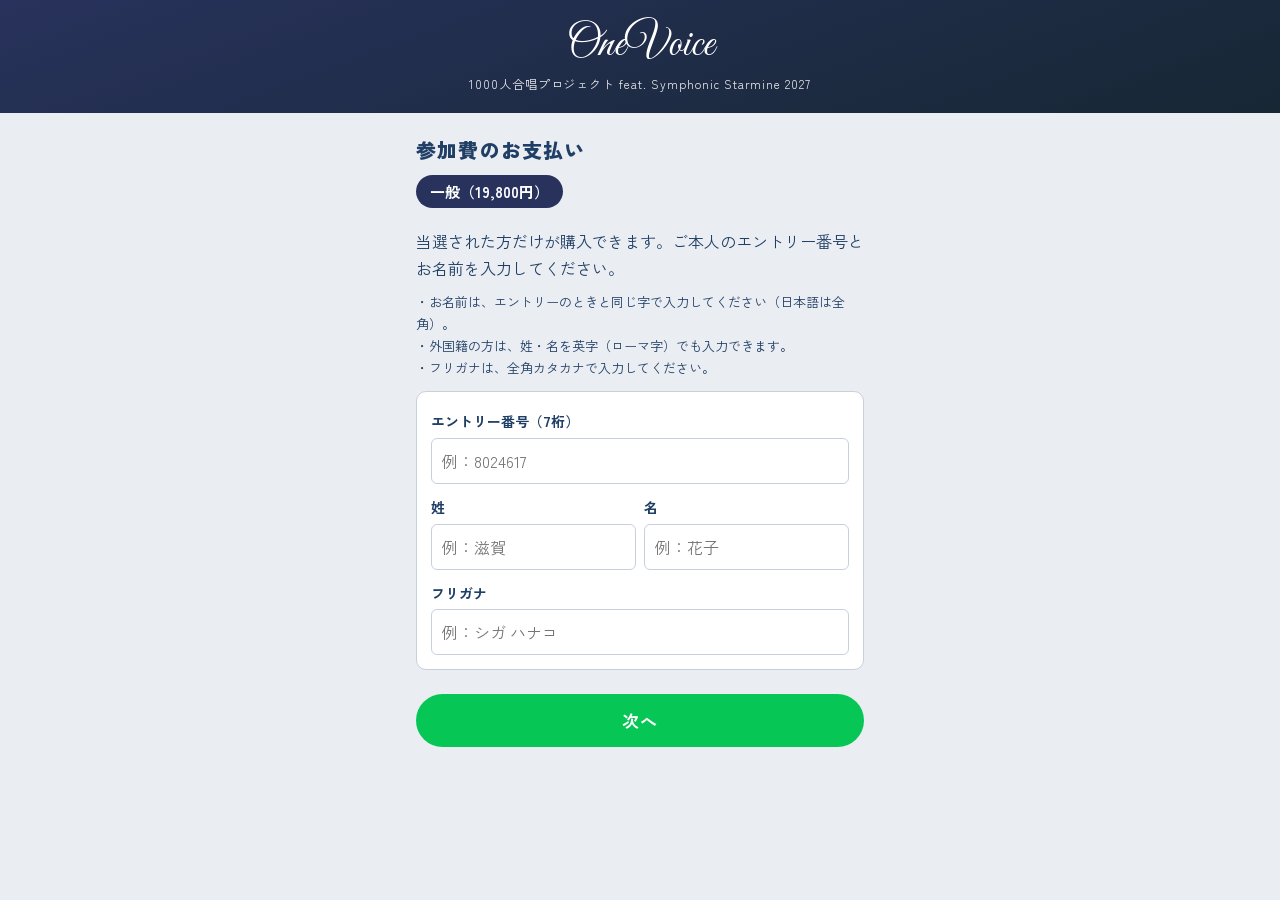
<file: payment-preview/ippan-kounyu.html>
<!DOCTYPE html>
<html lang="ja">
<head>
<meta charset="utf-8">
<meta name="viewport" content="width=device-width, initial-scale=1">
<meta name="robots" content="noindex">
<title>ONE VOICE 2027 参加費のお支払い（一般）</title>
<link rel="preconnect" href="https://fonts.googleapis.com">
<link rel="preconnect" href="https://fonts.gstatic.com" crossorigin>
<link rel="stylesheet" href="https://fonts.googleapis.com/css2?family=Great+Vibes&family=Zen+Kaku+Gothic+New:wght@400;500;700;900&display=swap">
<link rel="stylesheet" href="style.css">
</head>
<body>
<header class="top">
<div class="logo">OneVoice</div>
<div class="sub">1000人合唱プロジェクト feat. Symphonic Starmine 2027</div>
</header>
<main class="wrap hidden" id="main">
<h1>参加費のお支払い</h1>
<div class="kind">一般（19,800円・1枚）</div>
<div class="ok">確認できました。<br><span id="who"></span></div>
<p>下記リンクから参加費のお支払いをお願いいたします。</p>
<div id="ticketme">
<!-- ===== ここにチケミーのタグ（一般用）を貼る ===== -->
<form action="https://ticketme.io/api/common/referralToken/redirect" method="post">
<input type="submit" value="申し込み" />
<input name="token" type="hidden" value="bfa920fd-04bc-4be6-9549-a90bfc1e6df6" />
</form>
<!-- ===== ここまで ===== -->
</div>
</main>
<script src="app.js"></script>
<script>initBuy('ippan');</script>
</body>
</html>
</file>
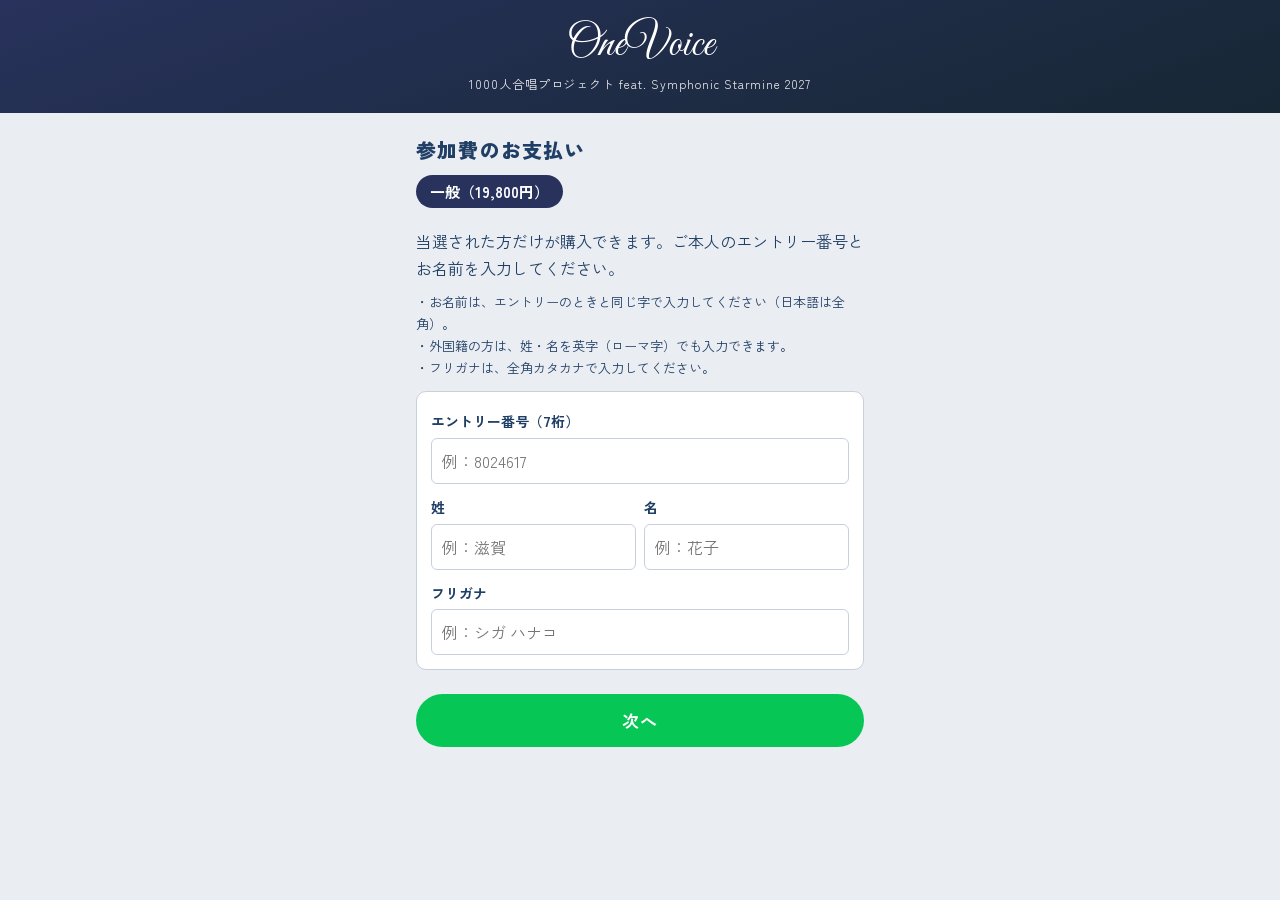
<file: payment-preview/ippan.html>
<!DOCTYPE html>
<html lang="ja">
<head>
<meta charset="utf-8">
<meta name="viewport" content="width=device-width, initial-scale=1">
<meta name="robots" content="noindex">
<title>ONE VOICE 2027 参加費のお支払い（一般）</title>
<link rel="preconnect" href="https://fonts.googleapis.com">
<link rel="preconnect" href="https://fonts.gstatic.com" crossorigin>
<link rel="stylesheet" href="https://fonts.googleapis.com/css2?family=Great+Vibes&family=Zen+Kaku+Gothic+New:wght@400;500;700;900&display=swap">
<link rel="stylesheet" href="style.css">
</head>
<body>
<header class="top">
<div class="logo">OneVoice</div>
<div class="sub">1000人合唱プロジェクト feat. Symphonic Starmine 2027</div>
</header>
<main class="wrap">
<h1>参加費のお支払い</h1>
<div class="kind">一般（19,800円）</div>
<p>当選された方だけが購入できます。ご本人のエントリー番号とお名前を入力してください。</p>
<form id="form" novalidate>
<p class="note">・お名前は、エントリーのときと同じ字で入力してください（日本語は全角）。<br>・外国籍の方は、姓・名を英字（ローマ字）でも入力できます。<br>・フリガナは、全角カタカナで入力してください。</p>
<div id="people"></div>
<div id="error" class="error hidden"></div>
<button type="submit" id="btn">次へ</button>
</form>
</main>
<script src="app.js"></script>
<script>initEntry('ippan');</script>
</body>
</html>
</file>
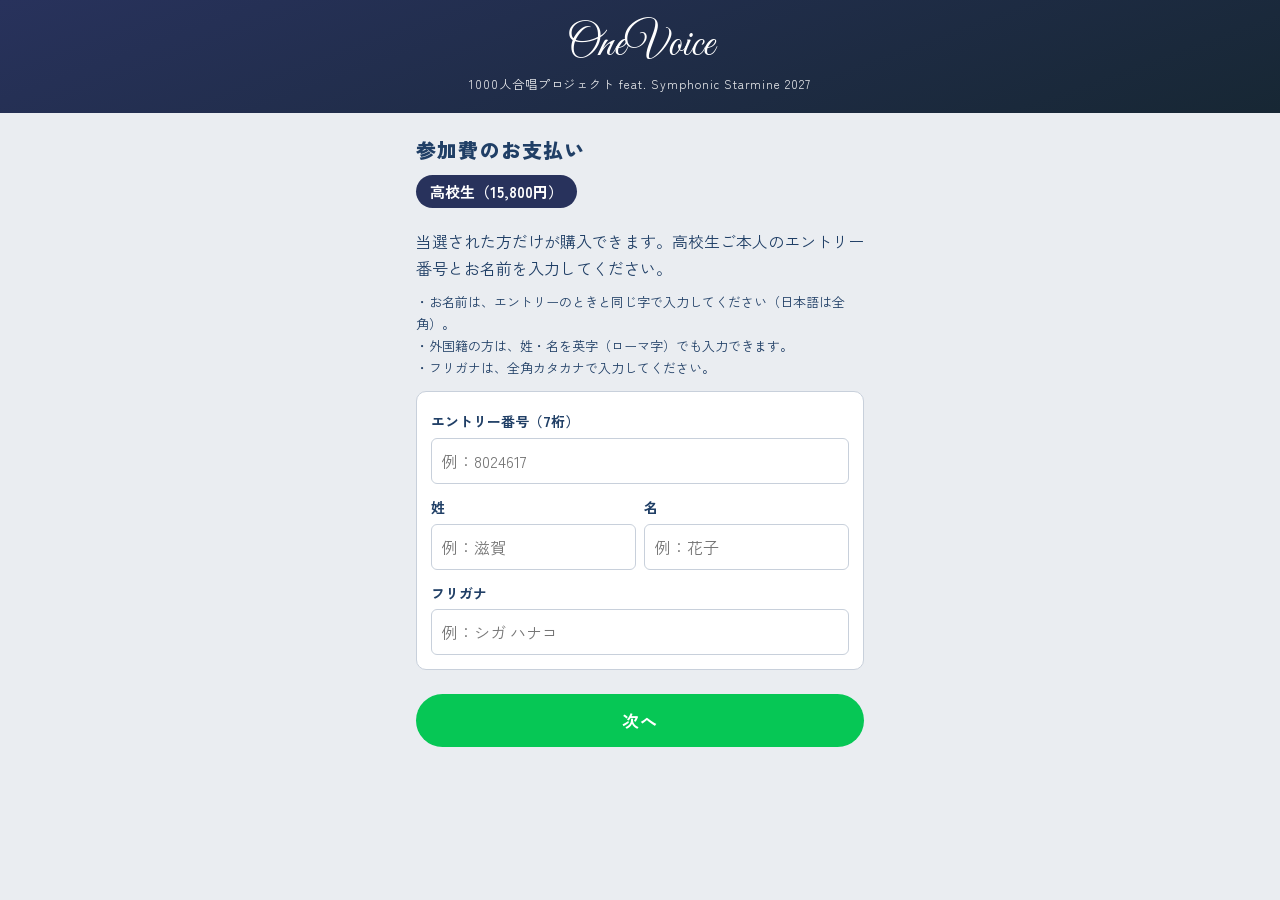
<file: payment-preview/koukousei-kounyu.html>
<!DOCTYPE html>
<html lang="ja">
<head>
<meta charset="utf-8">
<meta name="viewport" content="width=device-width, initial-scale=1">
<meta name="robots" content="noindex">
<title>ONE VOICE 2027 参加費のお支払い（高校生）</title>
<link rel="preconnect" href="https://fonts.googleapis.com">
<link rel="preconnect" href="https://fonts.gstatic.com" crossorigin>
<link rel="stylesheet" href="https://fonts.googleapis.com/css2?family=Great+Vibes&family=Zen+Kaku+Gothic+New:wght@400;500;700;900&display=swap">
<link rel="stylesheet" href="style.css">
</head>
<body>
<header class="top">
<div class="logo">OneVoice</div>
<div class="sub">1000人合唱プロジェクト feat. Symphonic Starmine 2027</div>
</header>
<main class="wrap hidden" id="main">
<h1>参加費のお支払い</h1>
<div class="kind">高校生（15,800円・1枚）</div>
<div class="ok">確認できました。<br><span id="who"></span></div>
<p>下記リンクから参加費のお支払いをお願いいたします。</p>
<div id="ticketme">
<!-- ===== ここにチケミーのタグ（高校生用）を貼る ===== -->
<form action="https://ticketme.io/api/common/referralToken/redirect" method="post">
<input type="submit" value="申し込み" />
<input name="token" type="hidden" value="a4d8422c-1293-4d8a-9ee5-3245e865d476" />
</form>
<!-- ===== ここまで ===== -->
</div>
</main>
<script src="app.js"></script>
<script>initBuy('koukousei');</script>
</body>
</html>
</file>
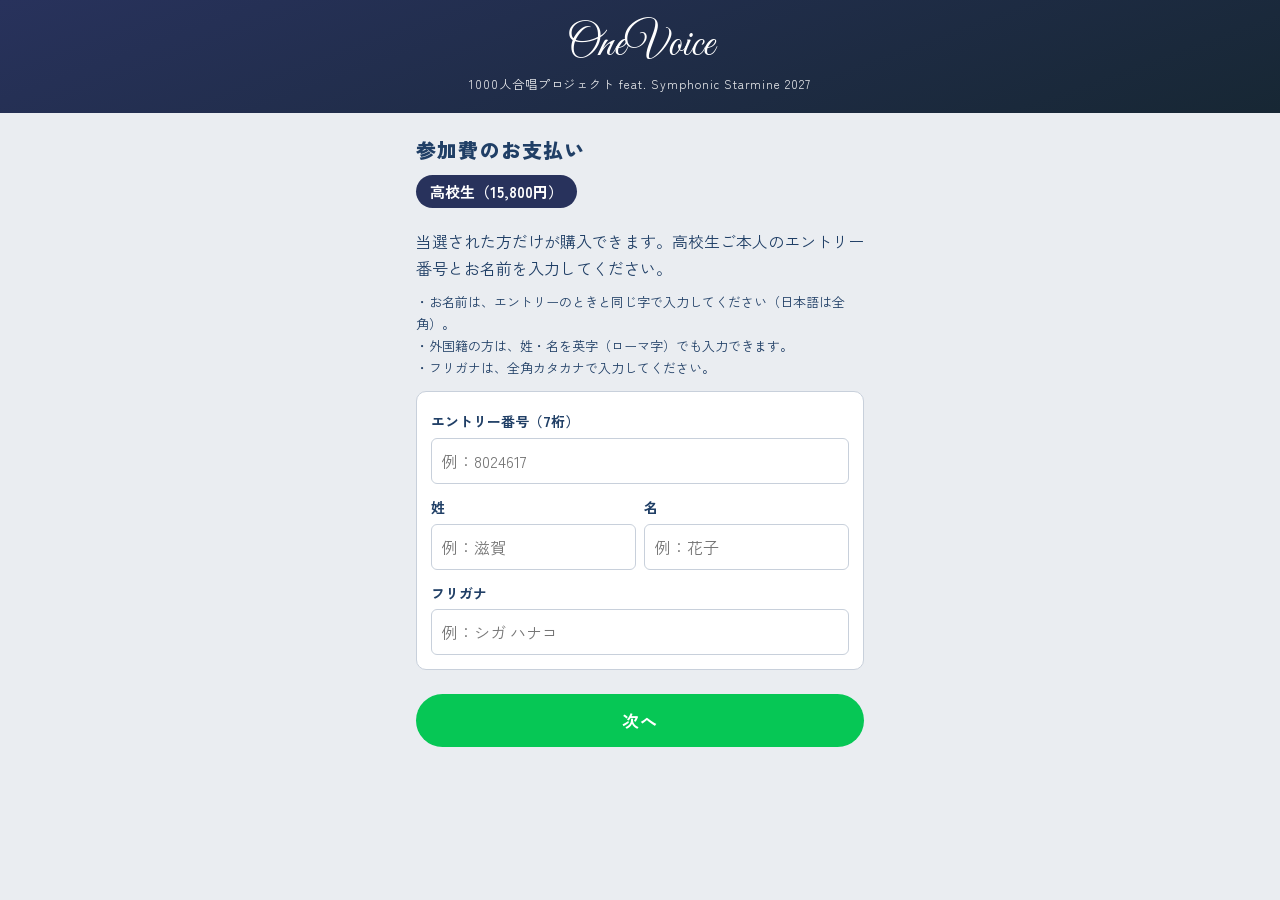
<file: payment-preview/koukousei.html>
<!DOCTYPE html>
<html lang="ja">
<head>
<meta charset="utf-8">
<meta name="viewport" content="width=device-width, initial-scale=1">
<meta name="robots" content="noindex">
<title>ONE VOICE 2027 参加費のお支払い（高校生）</title>
<link rel="preconnect" href="https://fonts.googleapis.com">
<link rel="preconnect" href="https://fonts.gstatic.com" crossorigin>
<link rel="stylesheet" href="https://fonts.googleapis.com/css2?family=Great+Vibes&family=Zen+Kaku+Gothic+New:wght@400;500;700;900&display=swap">
<link rel="stylesheet" href="style.css">
</head>
<body>
<header class="top">
<div class="logo">OneVoice</div>
<div class="sub">1000人合唱プロジェクト feat. Symphonic Starmine 2027</div>
</header>
<main class="wrap">
<h1>参加費のお支払い</h1>
<div class="kind">高校生（15,800円）</div>
<p>当選された方だけが購入できます。高校生ご本人のエントリー番号とお名前を入力してください。</p>
<form id="form" novalidate>
<p class="note">・お名前は、エントリーのときと同じ字で入力してください（日本語は全角）。<br>・外国籍の方は、姓・名を英字（ローマ字）でも入力できます。<br>・フリガナは、全角カタカナで入力してください。</p>
<div id="people"></div>
<div id="error" class="error hidden"></div>
<button type="submit" id="btn">次へ</button>
</form>
</main>
<script src="app.js"></script>
<script>initEntry('koukousei');</script>
</body>
</html>
</file>
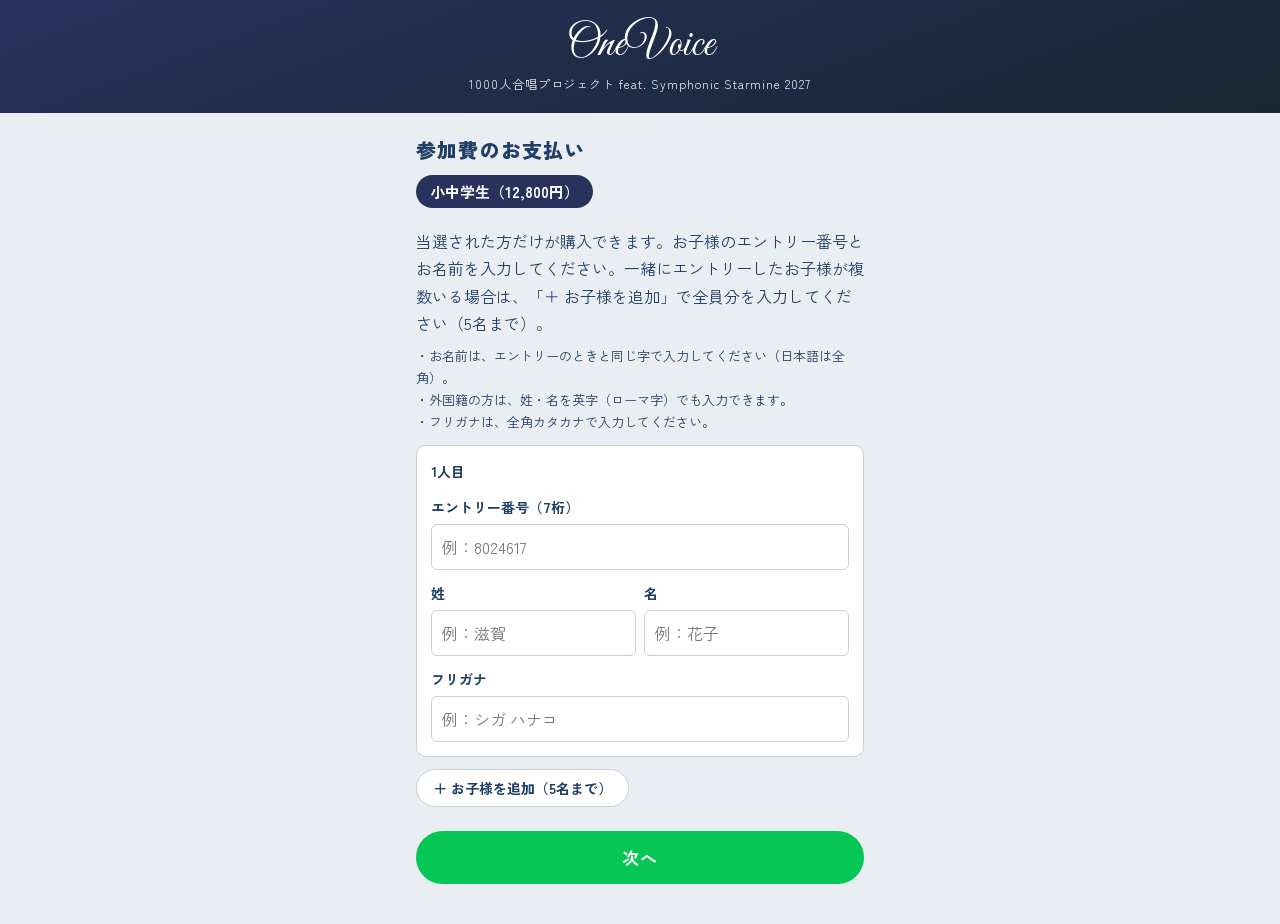
<file: payment-preview/shochugakusei-kounyu.html>
<!DOCTYPE html>
<html lang="ja">
<head>
<meta charset="utf-8">
<meta name="viewport" content="width=device-width, initial-scale=1">
<meta name="robots" content="noindex">
<title>ONE VOICE 2027 参加費のお支払い（小中学生）</title>
<link rel="preconnect" href="https://fonts.googleapis.com">
<link rel="preconnect" href="https://fonts.gstatic.com" crossorigin>
<link rel="stylesheet" href="https://fonts.googleapis.com/css2?family=Great+Vibes&family=Zen+Kaku+Gothic+New:wght@400;500;700;900&display=swap">
<link rel="stylesheet" href="style.css">
</head>
<body>
<header class="top">
<div class="logo">OneVoice</div>
<div class="sub">1000人合唱プロジェクト feat. Symphonic Starmine 2027</div>
</header>
<main class="wrap hidden" id="main">
<h1>参加費のお支払い</h1>
<div class="kind">小中学生（12,800円）</div>
<div class="ok">確認できました。<br><span id="who"></span></div>
<p class="total" id="total"></p>
<p>下記リンクから参加費のお支払いをお願いいたします。</p>
<div id="ticketme">
<!-- ===== ここにチケミーのタグ（小中学生用）を貼る ===== -->
<form action="https://ticketme.io/api/common/referralToken/redirect" method="post">
<input type="submit" value="申し込み" />
<input name="token" type="hidden" value="e9d01b76-99df-4b8a-b4ca-081a8150b8fb" />
</form>
<!-- ===== ここまで ===== -->
</div>
</main>
<script src="app.js"></script>
<script>initBuy('shochugakusei');</script>
</body>
</html>
</file>
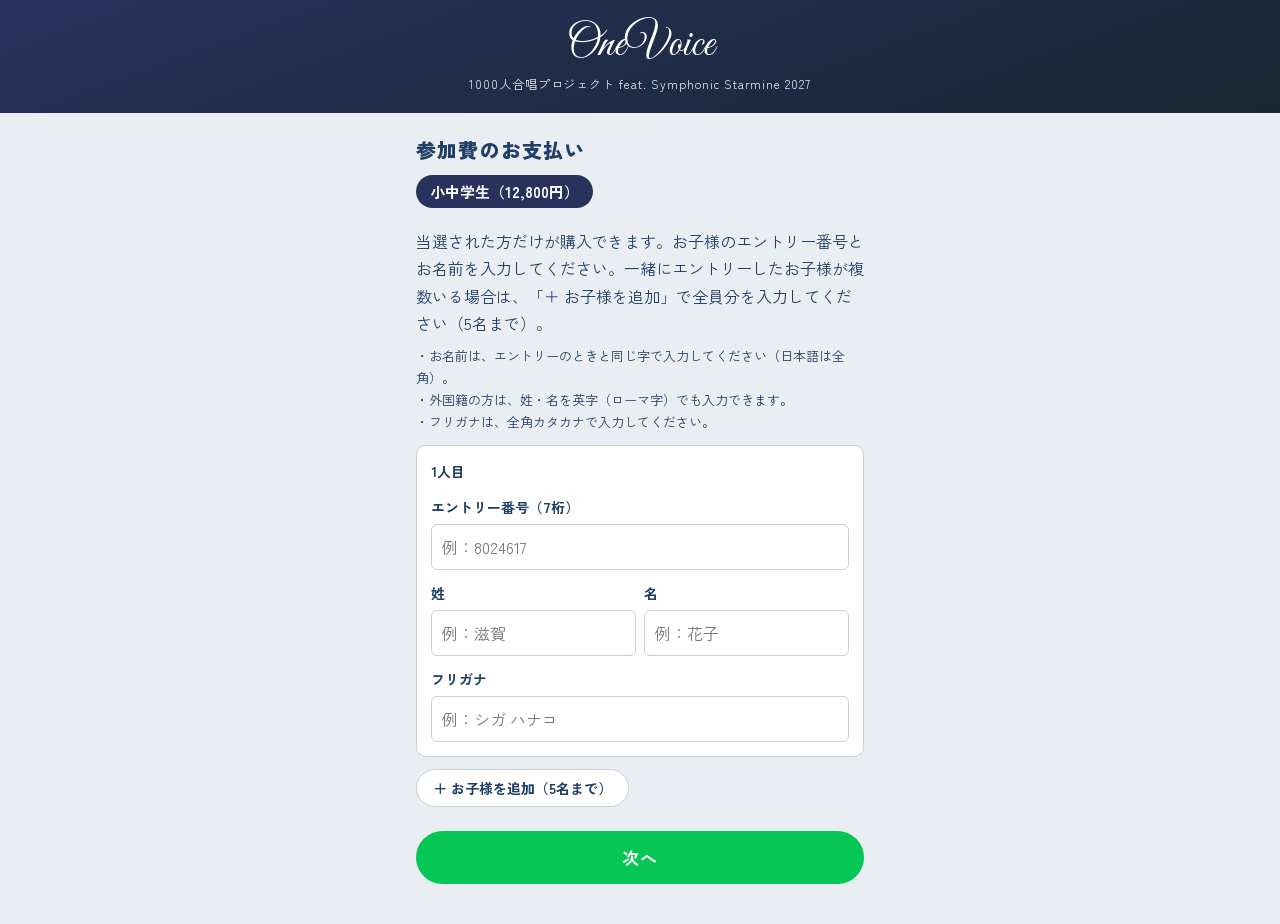
<file: payment-preview/shochugakusei.html>
<!DOCTYPE html>
<html lang="ja">
<head>
<meta charset="utf-8">
<meta name="viewport" content="width=device-width, initial-scale=1">
<meta name="robots" content="noindex">
<title>ONE VOICE 2027 参加費のお支払い（小中学生）</title>
<link rel="preconnect" href="https://fonts.googleapis.com">
<link rel="preconnect" href="https://fonts.gstatic.com" crossorigin>
<link rel="stylesheet" href="https://fonts.googleapis.com/css2?family=Great+Vibes&family=Zen+Kaku+Gothic+New:wght@400;500;700;900&display=swap">
<link rel="stylesheet" href="style.css">
</head>
<body>
<header class="top">
<div class="logo">OneVoice</div>
<div class="sub">1000人合唱プロジェクト feat. Symphonic Starmine 2027</div>
</header>
<main class="wrap">
<h1>参加費のお支払い</h1>
<div class="kind">小中学生（12,800円）</div>
<p>当選された方だけが購入できます。お子様のエントリー番号とお名前を入力してください。一緒にエントリーしたお子様が複数いる場合は、「＋ お子様を追加」で全員分を入力してください（5名まで）。</p>
<form id="form" novalidate>
<p class="note">・お名前は、エントリーのときと同じ字で入力してください（日本語は全角）。<br>・外国籍の方は、姓・名を英字（ローマ字）でも入力できます。<br>・フリガナは、全角カタカナで入力してください。</p>
<div id="people"></div>
<button type="button" id="add" class="add">＋ お子様を追加（5名まで）</button>
<div id="error" class="error hidden"></div>
<button type="submit" id="btn">次へ</button>
</form>
</main>
<script src="app.js"></script>
<script>initEntry('shochugakusei');</script>
</body>
</html>
</file>
<file: payment-preview/style.css>
:root{--ink:#203f66;--blue:#28325c;--blue-deep:#172734;--paper:#eaedf1;--line:#c8d0db;--green:#06c755;--white:#fff;--red:#c62828;}
*{box-sizing:border-box;}
body{margin:0;font-family:"Zen Kaku Gothic New",sans-serif;background:var(--paper);color:var(--ink);line-height:1.7;}
.hidden{display:none !important;}
.top{background:linear-gradient(160deg,var(--blue) 0%,var(--blue-deep) 100%);color:var(--white);text-align:center;padding:22px 16px 18px;}
.logo{font-family:"Great Vibes",cursive;font-size:44px;line-height:1.1;}
.sub{font-size:12px;letter-spacing:.08em;margin-top:4px;opacity:.9;}
.wrap{max-width:480px;margin:0 auto;padding:20px 16px 40px;}
h1{font-size:20px;font-weight:900;margin:0 0 8px;letter-spacing:.06em;cursor:pointer;}
.kind{display:inline-block;margin:0 0 12px;padding:4px 14px;border-radius:999px;background:var(--blue);color:var(--white);font-weight:700;font-size:15px;}
p{margin:8px 0;}
label{display:block;margin-top:12px;font-weight:700;font-size:14px;}
input{width:100%;padding:10px;margin-top:4px;font-size:16px;border:1px solid var(--line);border-radius:6px;background:var(--white);color:var(--ink);font-family:inherit;}
input:focus{outline:2px solid var(--blue);outline-offset:0;border-color:var(--blue);}
.nameRow{display:flex;gap:8px;}
.nameRow label{flex:1;min-width:0;}
.note{font-size:13px;margin:8px 0 0;}
.person{background:var(--white);border:1px solid var(--line);border-radius:10px;padding:6px 14px 14px;margin-top:12px;}
.person h4{margin:8px 0 0;font-size:14px;display:flex;justify-content:space-between;align-items:center;}
button{font-family:inherit;cursor:pointer;}
button[type=submit],input[type=submit]{margin-top:24px;width:100%;padding:14px;background:var(--green);color:var(--white);border:none;border-radius:999px;font-size:17px;font-weight:700;letter-spacing:.06em;cursor:pointer;}
button[type=submit]:disabled,input[type=submit]:disabled{background:#9aa5b4;cursor:default;}
.del,.add{width:auto;margin:0;padding:4px 12px;font-size:13px;background:var(--white);color:var(--ink);border:1px solid var(--line);border-radius:999px;}
.add{margin-top:12px;padding:8px 16px;font-size:14px;font-weight:700;}
.warn{margin:6px 0 0;color:var(--red);font-size:14px;font-weight:700;}
.error{margin:16px 0 0;padding:12px 14px;border:2px solid var(--red);border-radius:8px;background:#fff4f4;color:var(--red);font-size:15px;white-space:pre-line;}
.ok{margin:12px 0;padding:12px 14px;border:1px solid var(--line);border-left:5px solid var(--green);border-radius:8px;background:var(--white);font-size:15px;}
#who{white-space:pre-line;font-weight:700;}
#ticketme{margin-top:16px;}
.total{margin:12px 0;font-size:18px;font-weight:900;}
</file>
